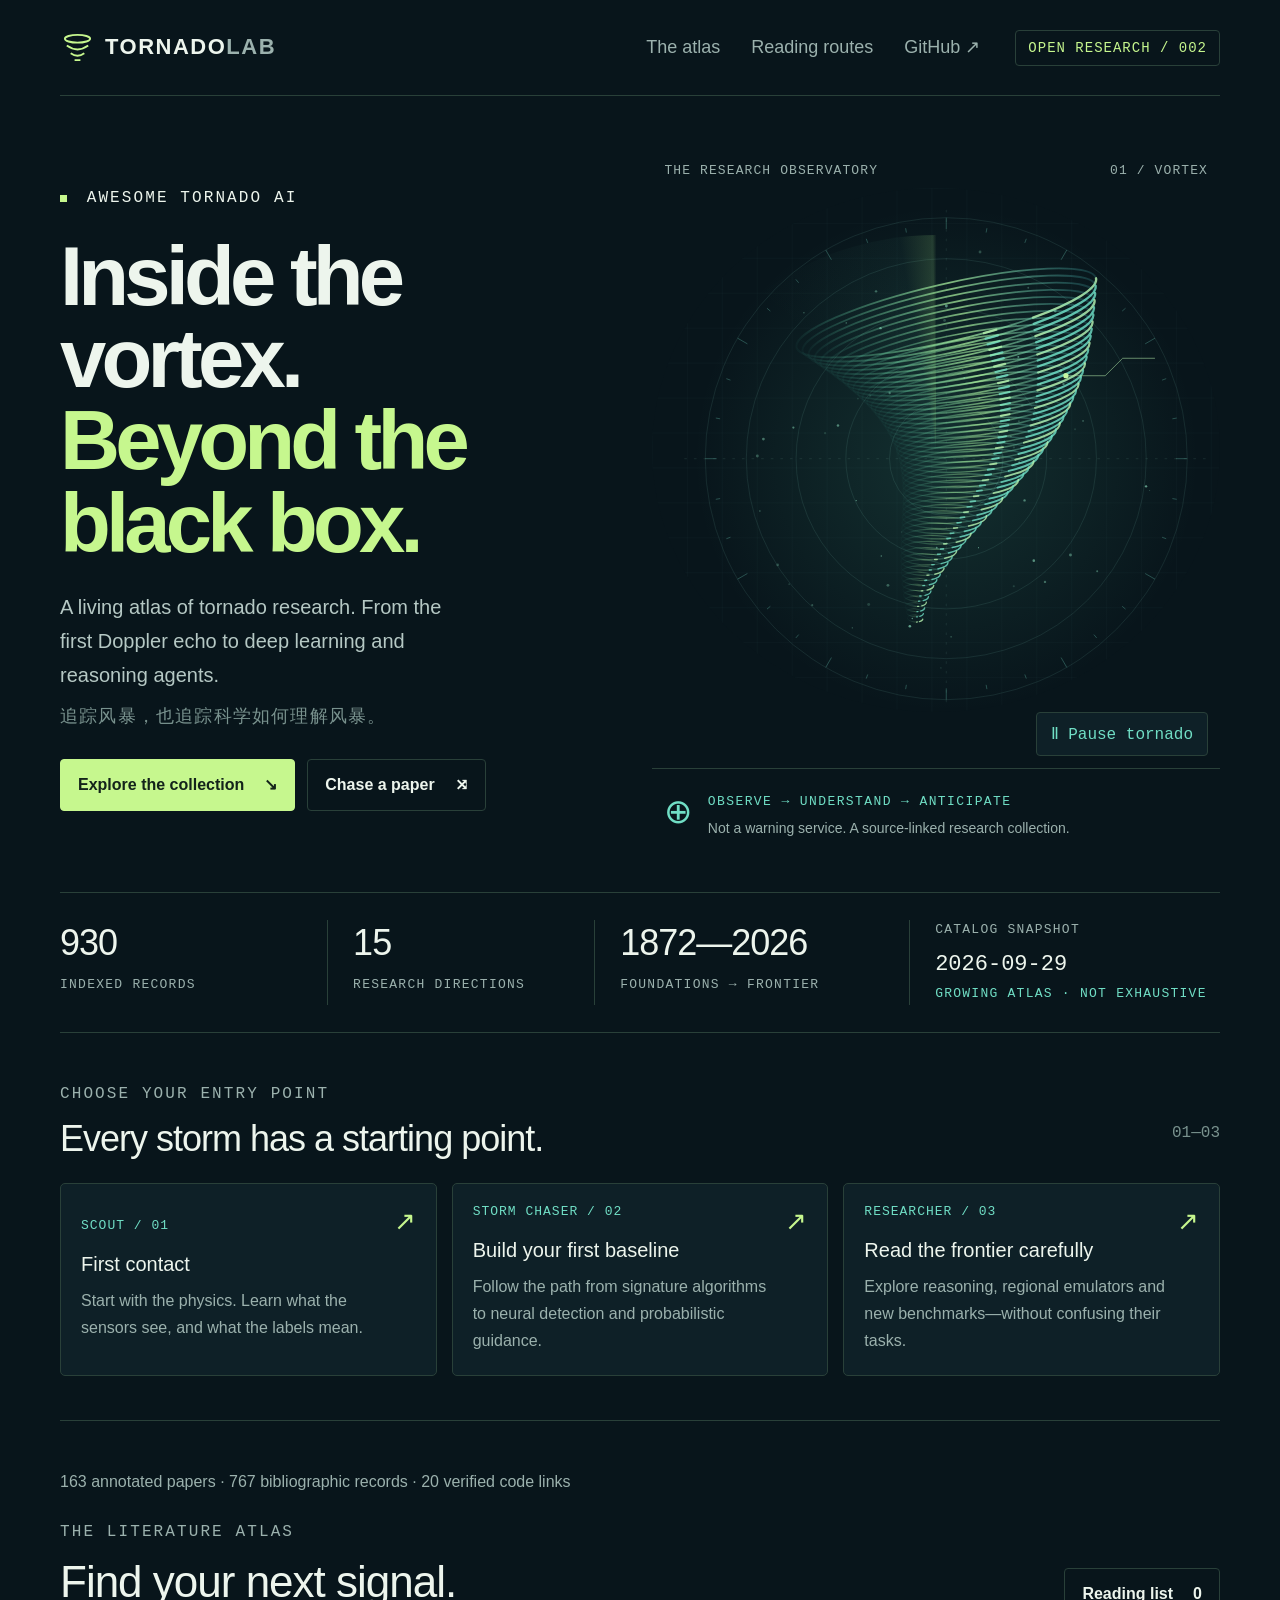
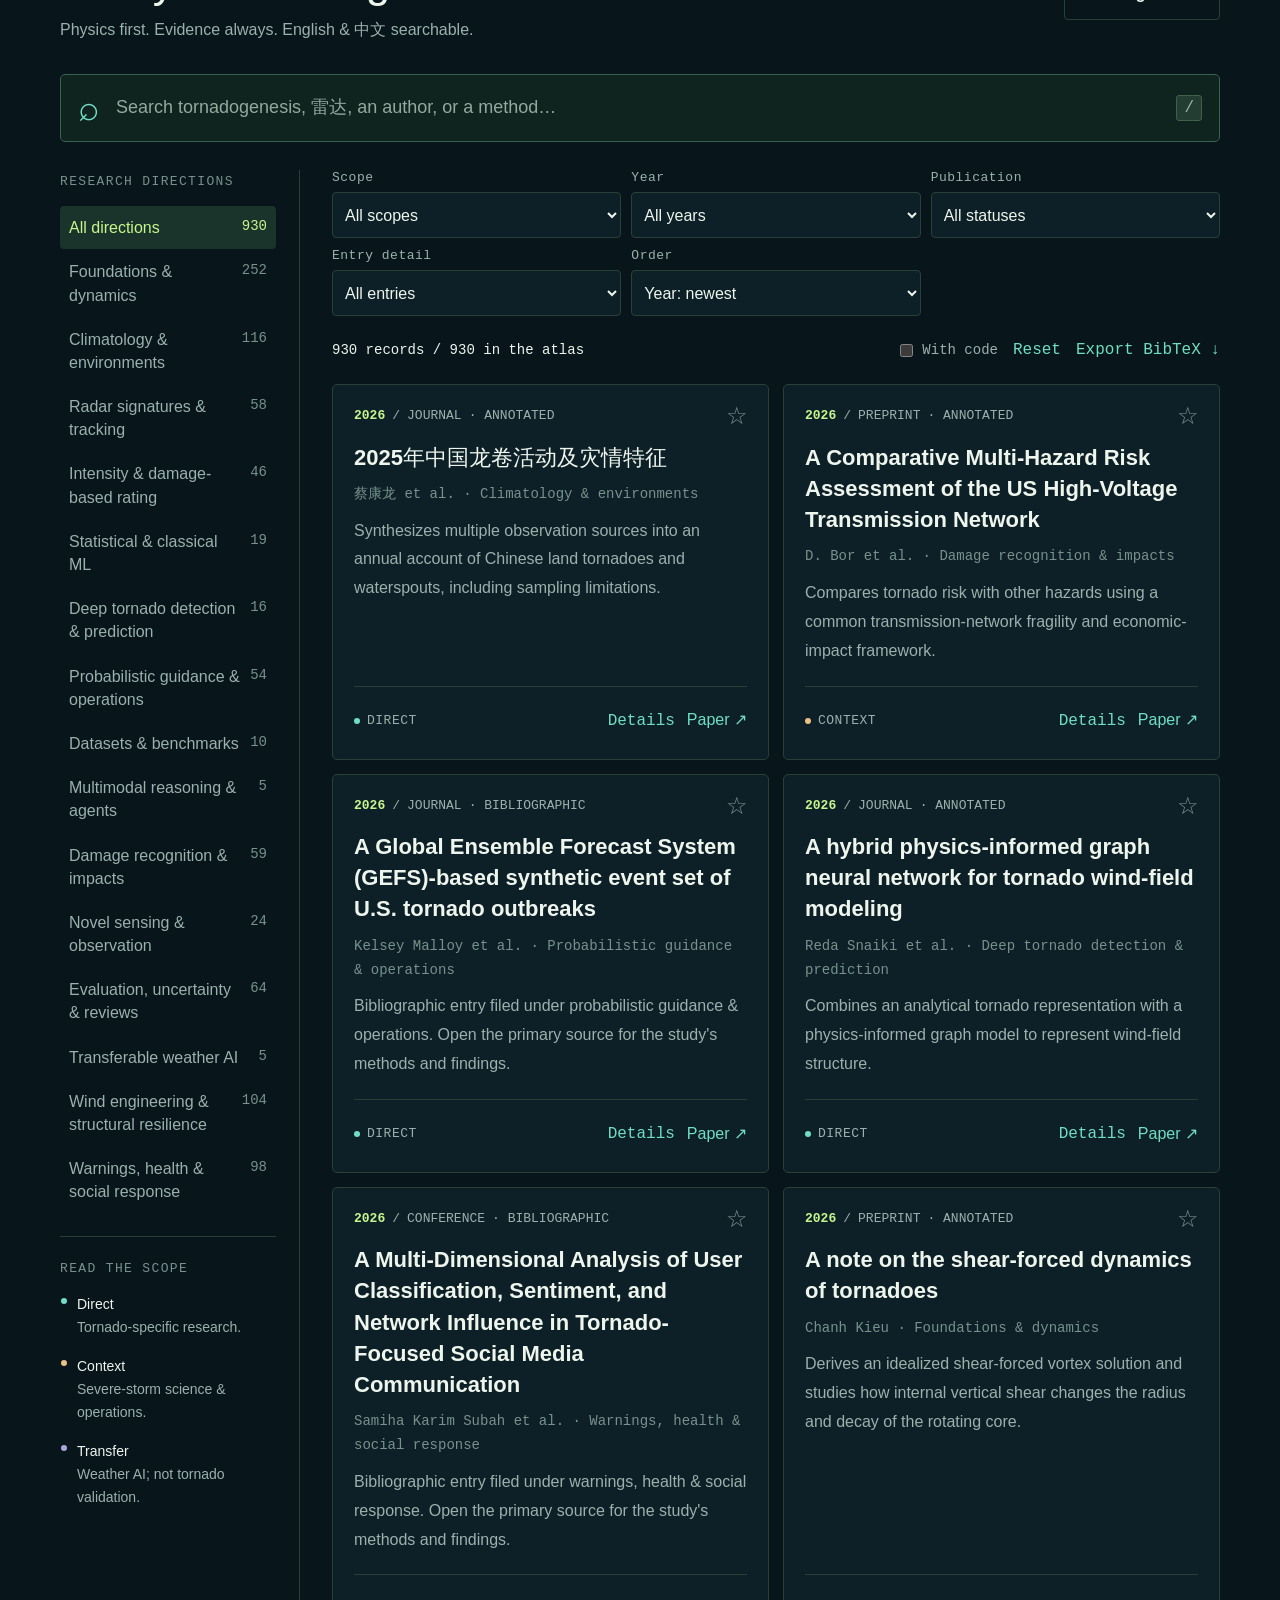
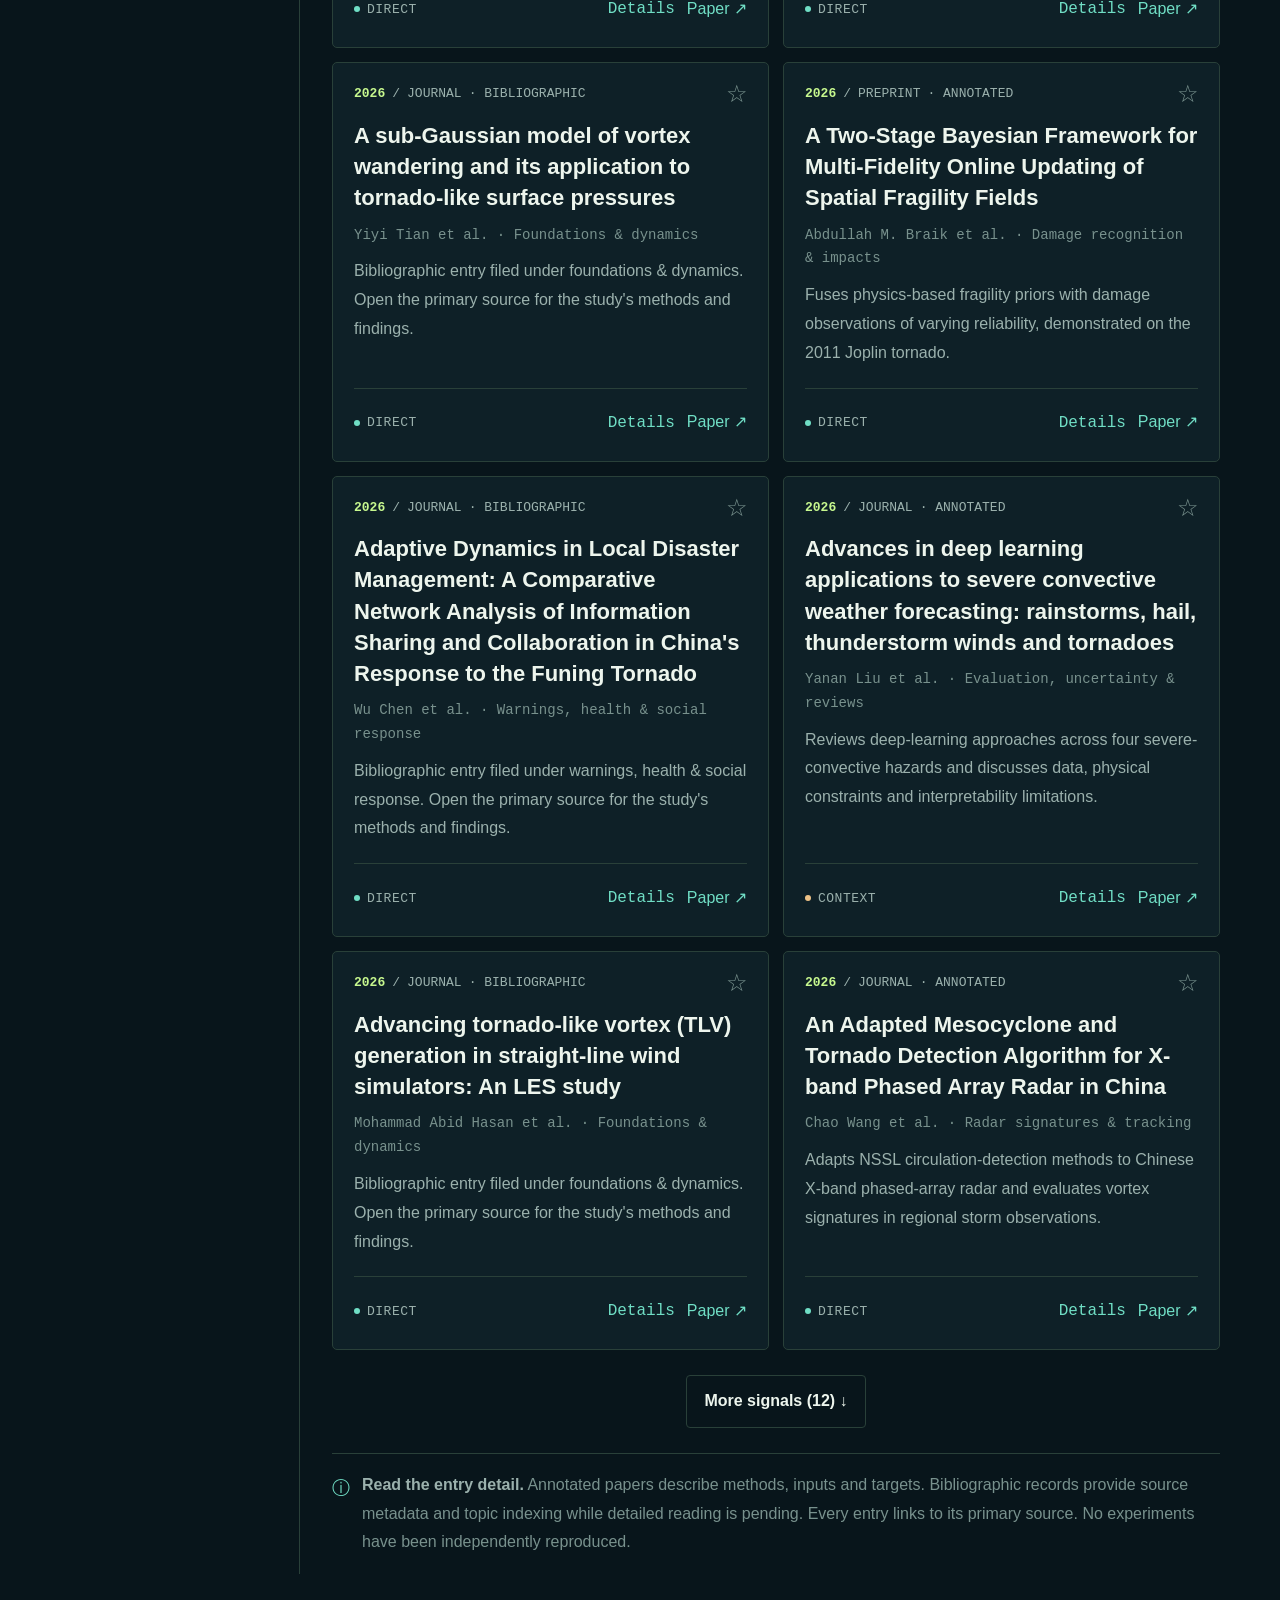
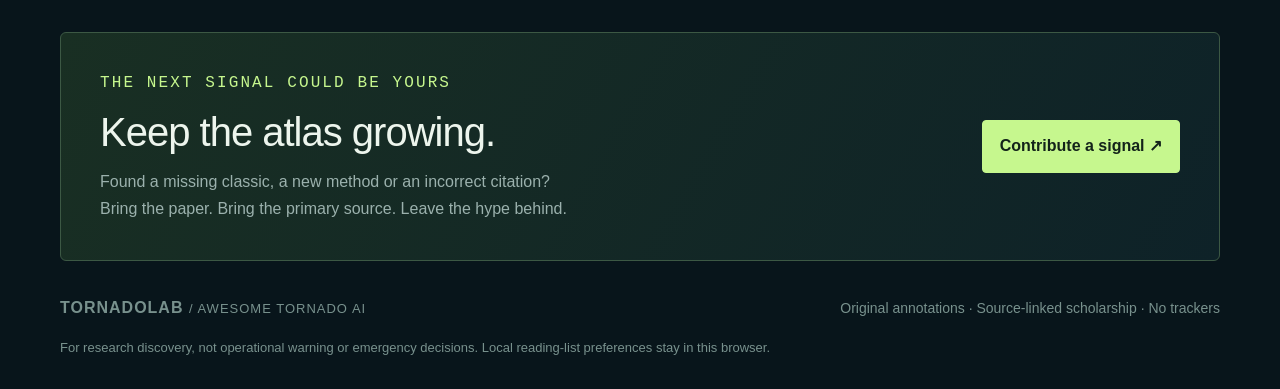
<file: docs/index.html>
<!doctype html>
<html lang="en">
<head>
  <meta charset="utf-8">
  <meta name="viewport" content="width=device-width,initial-scale=1">
  <meta name="theme-color" content="#08151b">
  <meta name="description" content="TornadoLab's living literature atlas: tornado physics, radar detection, intensity, prediction, deep learning and reasoning agents. Searchable, source-linked, open research.">
  <title>Awesome Tornado AI · TornadoLab Research Observatory</title>
  <link rel="icon" href="favicon.svg" type="image/svg+xml">
  <link rel="stylesheet" href="style.css">
</head>
<body>
<a class="skip-link" href="#collection">Skip to the paper collection</a>
<div class="shell">
<header class="topbar">
  <a class="brand" href="#" aria-label="TornadoLab home"><svg viewBox="0 0 36 36" aria-hidden="true"><ellipse cx="18" cy="9" rx="13" ry="4"/><path d="M7 16q11 8 22 0M11 24q7 5 14 0M15 31h6"/></svg><span>TORNADO<span class="dim">LAB</span></span></a>
  <nav aria-label="Main navigation"><a href="#collection">The atlas</a><a href="#routes">Reading routes</a><a href="https://github.com/TornadoLab/Awesome-Tornado-AI" target="_blank" rel="noopener noreferrer">GitHub ↗</a></nav>
  <span class="edition">OPEN RESEARCH / 002</span>
</header>
<main>
<section class="hero" aria-labelledby="hero-title">
  <div class="hero-copy">
    <div class="eyebrow"><span class="signal-square"></span> AWESOME TORNADO AI</div>
    <h1 id="hero-title">Inside the<br>vortex.<br><em>Beyond the<br>black box.</em></h1>
    <p class="hero-text">A living atlas of tornado research. From the first Doppler echo to deep learning and reasoning agents.</p>
    <p class="hero-zh" lang="zh-CN">追踪风暴，也追踪科学如何理解风暴。</p>
    <div class="hero-actions"><a class="button primary" href="#collection">Explore the collection <span aria-hidden="true">↘</span></a><button class="button ghost" id="random-hero">Chase a paper <span aria-hidden="true">⤨</span></button></div>
  </div>
  <div class="hero-visual">
    <div class="visual-caption"><span>THE RESEARCH OBSERVATORY</span><span>01 / VORTEX</span></div>
    <div class="storm-frame"><svg xmlns="http://www.w3.org/2000/svg" width="650" height="600" viewBox="0 0 650 600" role="img" aria-labelledby="title desc">
<title id="title">TornadoLab research observatory</title><desc id="desc">Original decorative vortex and radar rings. Not real radar or weather data.</desc>
<style>
.vortex-body{transform-box:view-box;transform-origin:50% 80%;animation:vortex-sway 7s ease-in-out infinite}
.vortex-flow{stroke-dasharray:12 6 2 80;animation:vortex-orbit var(--orbit) linear infinite;animation-delay:var(--phase);stroke-linecap:round}
.vortex-dust{animation:vortex-drift var(--drift) ease-in-out infinite alternate;animation-delay:var(--phase);transform-box:fill-box;transform-origin:center}
@keyframes vortex-orbit{to{stroke-dashoffset:-100}}
@keyframes vortex-sway{0%,100%{transform:translateX(-8px) skewX(-2deg)}50%{transform:translateX(8px) skewX(2deg)}}
@keyframes vortex-drift{from{transform:translate(-9px,13px);opacity:.15}to{transform:translate(11px,-19px);opacity:.6}}
.vortex-body,.vortex-flow,.vortex-dust{animation-play-state:var(--motion-state,running)}
@media(prefers-reduced-motion:reduce){.vortex-body,.vortex-flow,.vortex-dust{animation-play-state:var(--motion-state,paused)}}
</style>
<defs><radialGradient id="halo"><stop stop-color="#64eac0" stop-opacity=".13"/><stop offset="1" stop-color="#64eac0" stop-opacity="0"/></radialGradient><linearGradient id="ribbon" x1="0" y1="0" x2="1" y2="0"><stop stop-color="#4ad6b9" stop-opacity=".05"/><stop offset=".53" stop-color="#b2fba4" stop-opacity=".9"/><stop offset="1" stop-color="#51dce0" stop-opacity=".2"/></linearGradient><pattern id="grid" width="40" height="40" patternUnits="userSpaceOnUse"><path d="M40 0H0V40" fill="none" stroke="#8ae5d3" stroke-opacity=".05"/></pattern></defs>
<rect width="650" height="600" fill="#08151b"/>
<rect width="650" height="600" fill="url(#grid)"/>
<circle cx="337" cy="310" r="290" fill="url(#halo)"/>
<circle cx="337" cy="310" r="65" fill="none" stroke="#87d5c4" stroke-opacity=".13" stroke-width="1"/>
<circle cx="337" cy="310" r="115" fill="none" stroke="#87d5c4" stroke-opacity=".13" stroke-width="1"/>
<circle cx="337" cy="310" r="172" fill="none" stroke="#87d5c4" stroke-opacity=".13" stroke-width="1"/>
<circle cx="337" cy="310" r="229" fill="none" stroke="#87d5c4" stroke-opacity=".13" stroke-width="1"/>
<circle cx="337" cy="310" r="276" fill="none" stroke="#87d5c4" stroke-opacity=".13" stroke-width="1"/>
<path d="M600.00 310.00L613.00 310.00" stroke="#71d4c0" stroke-opacity=".35"/>
<path d="M596.00 355.67L600.93 356.54" stroke="#71d4c0" stroke-opacity=".35"/>
<path d="M584.14 399.95L588.84 401.66" stroke="#71d4c0" stroke-opacity=".35"/>
<path d="M564.76 441.50L576.02 448.00" stroke="#71d4c0" stroke-opacity=".35"/>
<path d="M538.47 479.05L542.30 482.27" stroke="#71d4c0" stroke-opacity=".35"/>
<path d="M506.05 511.47L509.27 515.30" stroke="#71d4c0" stroke-opacity=".35"/>
<path d="M468.50 537.76L475.00 549.02" stroke="#71d4c0" stroke-opacity=".35"/>
<path d="M426.95 557.14L428.66 561.84" stroke="#71d4c0" stroke-opacity=".35"/>
<path d="M382.67 569.00L383.54 573.93" stroke="#71d4c0" stroke-opacity=".35"/>
<path d="M337.00 573.00L337.00 586.00" stroke="#71d4c0" stroke-opacity=".35"/>
<path d="M291.33 569.00L290.46 573.93" stroke="#71d4c0" stroke-opacity=".35"/>
<path d="M247.05 557.14L245.34 561.84" stroke="#71d4c0" stroke-opacity=".35"/>
<path d="M205.50 537.76L199.00 549.02" stroke="#71d4c0" stroke-opacity=".35"/>
<path d="M167.95 511.47L164.73 515.30" stroke="#71d4c0" stroke-opacity=".35"/>
<path d="M135.53 479.05L131.70 482.27" stroke="#71d4c0" stroke-opacity=".35"/>
<path d="M109.24 441.50L97.98 448.00" stroke="#71d4c0" stroke-opacity=".35"/>
<path d="M89.86 399.95L85.16 401.66" stroke="#71d4c0" stroke-opacity=".35"/>
<path d="M78.00 355.67L73.07 356.54" stroke="#71d4c0" stroke-opacity=".35"/>
<path d="M74.00 310.00L61.00 310.00" stroke="#71d4c0" stroke-opacity=".35"/>
<path d="M78.00 264.33L73.07 263.46" stroke="#71d4c0" stroke-opacity=".35"/>
<path d="M89.86 220.05L85.16 218.34" stroke="#71d4c0" stroke-opacity=".35"/>
<path d="M109.24 178.50L97.98 172.00" stroke="#71d4c0" stroke-opacity=".35"/>
<path d="M135.53 140.95L131.70 137.73" stroke="#71d4c0" stroke-opacity=".35"/>
<path d="M167.95 108.53L164.73 104.70" stroke="#71d4c0" stroke-opacity=".35"/>
<path d="M205.50 82.24L199.00 70.98" stroke="#71d4c0" stroke-opacity=".35"/>
<path d="M247.05 62.86L245.34 58.16" stroke="#71d4c0" stroke-opacity=".35"/>
<path d="M291.33 51.00L290.46 46.07" stroke="#71d4c0" stroke-opacity=".35"/>
<path d="M337.00 47.00L337.00 34.00" stroke="#71d4c0" stroke-opacity=".35"/>
<path d="M382.67 51.00L383.54 46.07" stroke="#71d4c0" stroke-opacity=".35"/>
<path d="M426.95 62.86L428.66 58.16" stroke="#71d4c0" stroke-opacity=".35"/>
<path d="M468.50 82.24L475.00 70.98" stroke="#71d4c0" stroke-opacity=".35"/>
<path d="M506.05 108.53L509.27 104.70" stroke="#71d4c0" stroke-opacity=".35"/>
<path d="M538.47 140.95L542.30 137.73" stroke="#71d4c0" stroke-opacity=".35"/>
<path d="M564.76 178.50L576.02 172.00" stroke="#71d4c0" stroke-opacity=".35"/>
<path d="M584.14 220.05L588.84 218.34" stroke="#71d4c0" stroke-opacity=".35"/>
<path d="M596.00 264.33L600.93 263.46" stroke="#71d4c0" stroke-opacity=".35"/>
<path d="M37 310H637M337 25V590" stroke="#93d3c3" stroke-opacity=".12" stroke-dasharray="3 8"/>
<g class="vortex-body">
<ellipse cx="337.00" cy="143.00" rx="176.00" ry="33.00" fill="none" stroke="url(#ribbon)" stroke-width="2.10" opacity="0.79" transform="rotate(-13.00 337.00 143.00)"/>
<ellipse class="vortex-flow" pathLength="100" style="--orbit:5.80s;--phase:0.00s" cx="337.00" cy="143.00" rx="176.00" ry="33.00" fill="none" stroke="#baf5b0" stroke-width="2.73" opacity="0.78" transform="rotate(-13.00 337.00 143.00)"/>
<ellipse cx="340.20" cy="149.48" rx="171.93" ry="32.46" fill="none" stroke="url(#ribbon)" stroke-width="2.08" opacity="0.78" transform="rotate(-12.67 340.20 149.48)"/>
<ellipse class="vortex-flow" pathLength="100" style="--orbit:5.74s;--phase:-0.31s" cx="340.20" cy="149.48" rx="171.93" ry="32.46" fill="none" stroke="#70dec5" stroke-width="2.70" opacity="0.78" transform="rotate(-12.67 340.20 149.48)"/>
<ellipse cx="343.37" cy="155.96" rx="167.88" ry="31.93" fill="none" stroke="url(#ribbon)" stroke-width="2.06" opacity="0.77" transform="rotate(-12.33 343.37 155.96)"/>
<ellipse class="vortex-flow" pathLength="100" style="--orbit:5.68s;--phase:-0.62s" cx="343.37" cy="155.96" rx="167.88" ry="31.93" fill="none" stroke="#70dec5" stroke-width="2.68" opacity="0.78" transform="rotate(-12.33 343.37 155.96)"/>
<ellipse cx="346.49" cy="162.44" rx="163.86" ry="31.39" fill="none" stroke="url(#ribbon)" stroke-width="2.04" opacity="0.76" transform="rotate(-12.00 346.49 162.44)"/>
<ellipse class="vortex-flow" pathLength="100" style="--orbit:5.61s;--phase:-0.93s" cx="346.49" cy="162.44" rx="163.86" ry="31.39" fill="none" stroke="#baf5b0" stroke-width="2.65" opacity="0.78" transform="rotate(-12.00 346.49 162.44)"/>
<ellipse cx="349.53" cy="168.93" rx="159.87" ry="30.85" fill="none" stroke="url(#ribbon)" stroke-width="2.03" opacity="0.75" transform="rotate(-11.67 349.53 168.93)"/>
<ellipse class="vortex-flow" pathLength="100" style="--orbit:5.55s;--phase:-1.24s" cx="349.53" cy="168.93" rx="159.87" ry="30.85" fill="none" stroke="#70dec5" stroke-width="2.64" opacity="0.78" transform="rotate(-11.67 349.53 168.93)"/>
<ellipse cx="352.48" cy="175.41" rx="155.90" ry="30.31" fill="none" stroke="url(#ribbon)" stroke-width="2.01" opacity="0.74" transform="rotate(-11.33 352.48 175.41)"/>
<ellipse class="vortex-flow" pathLength="100" style="--orbit:5.49s;--phase:-1.55s" cx="352.48" cy="175.41" rx="155.90" ry="30.31" fill="none" stroke="#70dec5" stroke-width="2.61" opacity="0.78" transform="rotate(-11.33 352.48 175.41)"/>
<ellipse cx="355.30" cy="181.89" rx="151.95" ry="29.78" fill="none" stroke="url(#ribbon)" stroke-width="1.99" opacity="0.73" transform="rotate(-11.00 355.30 181.89)"/>
<ellipse class="vortex-flow" pathLength="100" style="--orbit:5.43s;--phase:-1.86s" cx="355.30" cy="181.89" rx="151.95" ry="29.78" fill="none" stroke="#baf5b0" stroke-width="2.59" opacity="0.78" transform="rotate(-11.00 355.30 181.89)"/>
<ellipse cx="357.98" cy="188.37" rx="148.04" ry="29.24" fill="none" stroke="url(#ribbon)" stroke-width="1.97" opacity="0.72" transform="rotate(-10.67 357.98 188.37)"/>
<ellipse class="vortex-flow" pathLength="100" style="--orbit:5.37s;--phase:-2.17s" cx="357.98" cy="188.37" rx="148.04" ry="29.24" fill="none" stroke="#70dec5" stroke-width="2.56" opacity="0.78" transform="rotate(-10.67 357.98 188.37)"/>
<ellipse cx="360.50" cy="194.85" rx="144.14" ry="28.70" fill="none" stroke="url(#ribbon)" stroke-width="1.95" opacity="0.71" transform="rotate(-10.33 360.50 194.85)"/>
<ellipse class="vortex-flow" pathLength="100" style="--orbit:5.30s;--phase:-2.48s" cx="360.50" cy="194.85" rx="144.14" ry="28.70" fill="none" stroke="#70dec5" stroke-width="2.54" opacity="0.78" transform="rotate(-10.33 360.50 194.85)"/>
<ellipse cx="362.82" cy="201.33" rx="140.28" ry="28.17" fill="none" stroke="url(#ribbon)" stroke-width="1.93" opacity="0.69" transform="rotate(-10.00 362.82 201.33)"/>
<ellipse class="vortex-flow" pathLength="100" style="--orbit:5.24s;--phase:-2.79s" cx="362.82" cy="201.33" rx="140.28" ry="28.17" fill="none" stroke="#baf5b0" stroke-width="2.51" opacity="0.78" transform="rotate(-10.00 362.82 201.33)"/>
<ellipse cx="364.95" cy="207.81" rx="136.44" ry="27.63" fill="none" stroke="url(#ribbon)" stroke-width="1.91" opacity="0.68" transform="rotate(-9.67 364.95 207.81)"/>
<ellipse class="vortex-flow" pathLength="100" style="--orbit:5.18s;--phase:-3.10s" cx="364.95" cy="207.81" rx="136.44" ry="27.63" fill="none" stroke="#70dec5" stroke-width="2.48" opacity="0.78" transform="rotate(-9.67 364.95 207.81)"/>
<ellipse cx="366.85" cy="214.30" rx="132.63" ry="27.09" fill="none" stroke="url(#ribbon)" stroke-width="1.90" opacity="0.67" transform="rotate(-9.33 366.85 214.30)"/>
<ellipse class="vortex-flow" pathLength="100" style="--orbit:5.12s;--phase:-3.41s" cx="366.85" cy="214.30" rx="132.63" ry="27.09" fill="none" stroke="#70dec5" stroke-width="2.47" opacity="0.78" transform="rotate(-9.33 366.85 214.30)"/>
<ellipse cx="368.52" cy="220.78" rx="128.85" ry="26.56" fill="none" stroke="url(#ribbon)" stroke-width="1.88" opacity="0.66" transform="rotate(-9.00 368.52 220.78)"/>
<ellipse class="vortex-flow" pathLength="100" style="--orbit:5.06s;--phase:-3.72s" cx="368.52" cy="220.78" rx="128.85" ry="26.56" fill="none" stroke="#baf5b0" stroke-width="2.44" opacity="0.78" transform="rotate(-9.00 368.52 220.78)"/>
<ellipse cx="369.94" cy="227.26" rx="125.10" ry="26.02" fill="none" stroke="url(#ribbon)" stroke-width="1.86" opacity="0.65" transform="rotate(-8.67 369.94 227.26)"/>
<ellipse class="vortex-flow" pathLength="100" style="--orbit:4.99s;--phase:-4.03s" cx="369.94" cy="227.26" rx="125.10" ry="26.02" fill="none" stroke="#70dec5" stroke-width="2.42" opacity="0.78" transform="rotate(-8.67 369.94 227.26)"/>
<ellipse cx="371.10" cy="233.74" rx="121.38" ry="25.48" fill="none" stroke="url(#ribbon)" stroke-width="1.84" opacity="0.64" transform="rotate(-8.33 371.10 233.74)"/>
<ellipse class="vortex-flow" pathLength="100" style="--orbit:4.93s;--phase:-4.34s" cx="371.10" cy="233.74" rx="121.38" ry="25.48" fill="none" stroke="#70dec5" stroke-width="2.39" opacity="0.78" transform="rotate(-8.33 371.10 233.74)"/>
<ellipse cx="371.99" cy="240.22" rx="117.68" ry="24.94" fill="none" stroke="url(#ribbon)" stroke-width="1.82" opacity="0.63" transform="rotate(-8.00 371.99 240.22)"/>
<ellipse class="vortex-flow" pathLength="100" style="--orbit:4.87s;--phase:-4.65s" cx="371.99" cy="240.22" rx="117.68" ry="24.94" fill="none" stroke="#baf5b0" stroke-width="2.37" opacity="0.78" transform="rotate(-8.00 371.99 240.22)"/>
<ellipse cx="372.60" cy="246.70" rx="114.02" ry="24.41" fill="none" stroke="url(#ribbon)" stroke-width="1.80" opacity="0.62" transform="rotate(-7.67 372.60 246.70)"/>
<ellipse class="vortex-flow" pathLength="100" style="--orbit:4.81s;--phase:-4.96s" cx="372.60" cy="246.70" rx="114.02" ry="24.41" fill="none" stroke="#70dec5" stroke-width="2.34" opacity="0.78" transform="rotate(-7.67 372.60 246.70)"/>
<ellipse cx="372.94" cy="253.19" rx="110.39" ry="23.87" fill="none" stroke="url(#ribbon)" stroke-width="1.79" opacity="0.61" transform="rotate(-7.33 372.94 253.19)"/>
<ellipse class="vortex-flow" pathLength="100" style="--orbit:4.75s;--phase:-5.27s" cx="372.94" cy="253.19" rx="110.39" ry="23.87" fill="none" stroke="#70dec5" stroke-width="2.33" opacity="0.78" transform="rotate(-7.33 372.94 253.19)"/>
<ellipse cx="372.98" cy="259.67" rx="106.79" ry="23.33" fill="none" stroke="url(#ribbon)" stroke-width="1.77" opacity="0.60" transform="rotate(-7.00 372.98 259.67)"/>
<ellipse class="vortex-flow" pathLength="100" style="--orbit:4.68s;--phase:-5.58s" cx="372.98" cy="259.67" rx="106.79" ry="23.33" fill="none" stroke="#baf5b0" stroke-width="2.30" opacity="0.78" transform="rotate(-7.00 372.98 259.67)"/>
<ellipse cx="372.75" cy="266.15" rx="103.22" ry="22.80" fill="none" stroke="url(#ribbon)" stroke-width="1.75" opacity="0.59" transform="rotate(-6.67 372.75 266.15)"/>
<ellipse class="vortex-flow" pathLength="100" style="--orbit:4.62s;--phase:-5.89s" cx="372.75" cy="266.15" rx="103.22" ry="22.80" fill="none" stroke="#70dec5" stroke-width="2.27" opacity="0.78" transform="rotate(-6.67 372.75 266.15)"/>
<ellipse cx="372.23" cy="272.63" rx="99.68" ry="22.26" fill="none" stroke="url(#ribbon)" stroke-width="1.73" opacity="0.58" transform="rotate(-6.33 372.23 272.63)"/>
<ellipse class="vortex-flow" pathLength="100" style="--orbit:4.56s;--phase:-6.20s" cx="372.23" cy="272.63" rx="99.68" ry="22.26" fill="none" stroke="#70dec5" stroke-width="2.25" opacity="0.78" transform="rotate(-6.33 372.23 272.63)"/>
<ellipse cx="371.44" cy="279.11" rx="96.18" ry="21.72" fill="none" stroke="url(#ribbon)" stroke-width="1.71" opacity="0.57" transform="rotate(-6.00 371.44 279.11)"/>
<ellipse class="vortex-flow" pathLength="100" style="--orbit:4.50s;--phase:-6.51s" cx="371.44" cy="279.11" rx="96.18" ry="21.72" fill="none" stroke="#baf5b0" stroke-width="2.22" opacity="0.78" transform="rotate(-6.00 371.44 279.11)"/>
<ellipse cx="370.37" cy="285.59" rx="92.71" ry="21.19" fill="none" stroke="url(#ribbon)" stroke-width="1.69" opacity="0.56" transform="rotate(-5.67 370.37 285.59)"/>
<ellipse class="vortex-flow" pathLength="100" style="--orbit:4.44s;--phase:-6.82s" cx="370.37" cy="285.59" rx="92.71" ry="21.19" fill="none" stroke="#70dec5" stroke-width="2.20" opacity="0.78" transform="rotate(-5.67 370.37 285.59)"/>
<ellipse cx="369.04" cy="292.07" rx="89.27" ry="20.65" fill="none" stroke="url(#ribbon)" stroke-width="1.67" opacity="0.55" transform="rotate(-5.33 369.04 292.07)"/>
<ellipse class="vortex-flow" pathLength="100" style="--orbit:4.37s;--phase:-7.13s" cx="369.04" cy="292.07" rx="89.27" ry="20.65" fill="none" stroke="#70dec5" stroke-width="2.17" opacity="0.78" transform="rotate(-5.33 369.04 292.07)"/>
<ellipse cx="367.45" cy="298.56" rx="85.87" ry="20.11" fill="none" stroke="url(#ribbon)" stroke-width="1.66" opacity="0.54" transform="rotate(-5.00 367.45 298.56)"/>
<ellipse class="vortex-flow" pathLength="100" style="--orbit:4.31s;--phase:-7.44s" cx="367.45" cy="298.56" rx="85.87" ry="20.11" fill="none" stroke="#baf5b0" stroke-width="2.16" opacity="0.78" transform="rotate(-5.00 367.45 298.56)"/>
<ellipse cx="365.63" cy="305.04" rx="82.51" ry="19.57" fill="none" stroke="url(#ribbon)" stroke-width="1.64" opacity="0.53" transform="rotate(-4.67 365.63 305.04)"/>
<ellipse class="vortex-flow" pathLength="100" style="--orbit:4.25s;--phase:-7.75s" cx="365.63" cy="305.04" rx="82.51" ry="19.57" fill="none" stroke="#70dec5" stroke-width="2.13" opacity="0.78" transform="rotate(-4.67 365.63 305.04)"/>
<ellipse cx="363.58" cy="311.52" rx="79.18" ry="19.04" fill="none" stroke="url(#ribbon)" stroke-width="1.62" opacity="0.52" transform="rotate(-4.33 363.58 311.52)"/>
<ellipse class="vortex-flow" pathLength="100" style="--orbit:4.19s;--phase:-8.06s" cx="363.58" cy="311.52" rx="79.18" ry="19.04" fill="none" stroke="#70dec5" stroke-width="2.11" opacity="0.78" transform="rotate(-4.33 363.58 311.52)"/>
<ellipse cx="361.32" cy="318.00" rx="75.89" ry="18.50" fill="none" stroke="url(#ribbon)" stroke-width="1.60" opacity="0.51" transform="rotate(-4.00 361.32 318.00)"/>
<ellipse class="vortex-flow" pathLength="100" style="--orbit:4.13s;--phase:-8.37s" cx="361.32" cy="318.00" rx="75.89" ry="18.50" fill="none" stroke="#baf5b0" stroke-width="2.08" opacity="0.78" transform="rotate(-4.00 361.32 318.00)"/>
<ellipse cx="358.86" cy="324.48" rx="72.64" ry="17.96" fill="none" stroke="url(#ribbon)" stroke-width="1.58" opacity="0.49" transform="rotate(-3.67 358.86 324.48)"/>
<ellipse class="vortex-flow" pathLength="100" style="--orbit:4.06s;--phase:-8.68s" cx="358.86" cy="324.48" rx="72.64" ry="17.96" fill="none" stroke="#70dec5" stroke-width="2.05" opacity="0.78" transform="rotate(-3.67 358.86 324.48)"/>
<ellipse cx="356.24" cy="330.96" rx="69.43" ry="17.43" fill="none" stroke="url(#ribbon)" stroke-width="1.56" opacity="0.48" transform="rotate(-3.33 356.24 330.96)"/>
<ellipse class="vortex-flow" pathLength="100" style="--orbit:4.00s;--phase:-8.99s" cx="356.24" cy="330.96" rx="69.43" ry="17.43" fill="none" stroke="#70dec5" stroke-width="2.03" opacity="0.78" transform="rotate(-3.33 356.24 330.96)"/>
<ellipse cx="353.46" cy="337.44" rx="66.26" ry="16.89" fill="none" stroke="url(#ribbon)" stroke-width="1.54" opacity="0.47" transform="rotate(-3.00 353.46 337.44)"/>
<ellipse class="vortex-flow" pathLength="100" style="--orbit:3.94s;--phase:-9.30s" cx="353.46" cy="337.44" rx="66.26" ry="16.89" fill="none" stroke="#baf5b0" stroke-width="2.00" opacity="0.78" transform="rotate(-3.00 353.46 337.44)"/>
<ellipse cx="350.55" cy="343.93" rx="63.13" ry="16.35" fill="none" stroke="url(#ribbon)" stroke-width="1.53" opacity="0.46" transform="rotate(-2.67 350.55 343.93)"/>
<ellipse class="vortex-flow" pathLength="100" style="--orbit:3.88s;--phase:-9.61s" cx="350.55" cy="343.93" rx="63.13" ry="16.35" fill="none" stroke="#70dec5" stroke-width="1.99" opacity="0.78" transform="rotate(-2.67 350.55 343.93)"/>
<ellipse cx="347.54" cy="350.41" rx="60.05" ry="15.81" fill="none" stroke="url(#ribbon)" stroke-width="1.51" opacity="0.45" transform="rotate(-2.33 347.54 350.41)"/>
<ellipse class="vortex-flow" pathLength="100" style="--orbit:3.82s;--phase:-9.92s" cx="347.54" cy="350.41" rx="60.05" ry="15.81" fill="none" stroke="#70dec5" stroke-width="1.96" opacity="0.78" transform="rotate(-2.33 347.54 350.41)"/>
<ellipse cx="344.44" cy="356.89" rx="57.00" ry="15.28" fill="none" stroke="url(#ribbon)" stroke-width="1.49" opacity="0.44" transform="rotate(-2.00 344.44 356.89)"/>
<ellipse class="vortex-flow" pathLength="100" style="--orbit:3.75s;--phase:-10.23s" cx="344.44" cy="356.89" rx="57.00" ry="15.28" fill="none" stroke="#baf5b0" stroke-width="1.94" opacity="0.78" transform="rotate(-2.00 344.44 356.89)"/>
<ellipse cx="341.29" cy="363.37" rx="54.01" ry="14.74" fill="none" stroke="url(#ribbon)" stroke-width="1.47" opacity="0.43" transform="rotate(-1.67 341.29 363.37)"/>
<ellipse class="vortex-flow" pathLength="100" style="--orbit:3.69s;--phase:-10.54s" cx="341.29" cy="363.37" rx="54.01" ry="14.74" fill="none" stroke="#70dec5" stroke-width="1.91" opacity="0.78" transform="rotate(-1.67 341.29 363.37)"/>
<ellipse cx="338.10" cy="369.85" rx="51.06" ry="14.20" fill="none" stroke="url(#ribbon)" stroke-width="1.45" opacity="0.42" transform="rotate(-1.33 338.10 369.85)"/>
<ellipse class="vortex-flow" pathLength="100" style="--orbit:3.63s;--phase:-10.85s" cx="338.10" cy="369.85" rx="51.06" ry="14.20" fill="none" stroke="#70dec5" stroke-width="1.89" opacity="0.78" transform="rotate(-1.33 338.10 369.85)"/>
<ellipse cx="334.90" cy="376.33" rx="48.17" ry="13.67" fill="none" stroke="url(#ribbon)" stroke-width="1.43" opacity="0.41" transform="rotate(-1.00 334.90 376.33)"/>
<ellipse class="vortex-flow" pathLength="100" style="--orbit:3.57s;--phase:-11.16s" cx="334.90" cy="376.33" rx="48.17" ry="13.67" fill="none" stroke="#baf5b0" stroke-width="1.86" opacity="0.78" transform="rotate(-1.00 334.90 376.33)"/>
<ellipse cx="331.72" cy="382.81" rx="45.32" ry="13.13" fill="none" stroke="url(#ribbon)" stroke-width="1.41" opacity="0.40" transform="rotate(-0.67 331.72 382.81)"/>
<ellipse class="vortex-flow" pathLength="100" style="--orbit:3.51s;--phase:-11.47s" cx="331.72" cy="382.81" rx="45.32" ry="13.13" fill="none" stroke="#70dec5" stroke-width="1.83" opacity="0.78" transform="rotate(-0.67 331.72 382.81)"/>
<ellipse cx="328.58" cy="389.30" rx="42.53" ry="12.59" fill="none" stroke="url(#ribbon)" stroke-width="1.40" opacity="0.39" transform="rotate(-0.33 328.58 389.30)"/>
<ellipse class="vortex-flow" pathLength="100" style="--orbit:3.44s;--phase:-11.78s" cx="328.58" cy="389.30" rx="42.53" ry="12.59" fill="none" stroke="#70dec5" stroke-width="1.82" opacity="0.78" transform="rotate(-0.33 328.58 389.30)"/>
<ellipse cx="325.50" cy="395.78" rx="39.79" ry="12.06" fill="none" stroke="url(#ribbon)" stroke-width="1.38" opacity="0.38" transform="rotate(0.00 325.50 395.78)"/>
<ellipse class="vortex-flow" pathLength="100" style="--orbit:3.38s;--phase:-12.09s" cx="325.50" cy="395.78" rx="39.79" ry="12.06" fill="none" stroke="#baf5b0" stroke-width="1.79" opacity="0.78" transform="rotate(0.00 325.50 395.78)"/>
<ellipse cx="322.52" cy="402.26" rx="37.11" ry="11.52" fill="none" stroke="url(#ribbon)" stroke-width="1.36" opacity="0.37" transform="rotate(0.33 322.52 402.26)"/>
<ellipse class="vortex-flow" pathLength="100" style="--orbit:3.32s;--phase:-12.40s" cx="322.52" cy="402.26" rx="37.11" ry="11.52" fill="none" stroke="#70dec5" stroke-width="1.77" opacity="0.78" transform="rotate(0.33 322.52 402.26)"/>
<ellipse cx="319.65" cy="408.74" rx="34.49" ry="10.98" fill="none" stroke="url(#ribbon)" stroke-width="1.34" opacity="0.36" transform="rotate(0.67 319.65 408.74)"/>
<ellipse class="vortex-flow" pathLength="100" style="--orbit:3.26s;--phase:-12.71s" cx="319.65" cy="408.74" rx="34.49" ry="10.98" fill="none" stroke="#70dec5" stroke-width="1.74" opacity="0.78" transform="rotate(0.67 319.65 408.74)"/>
<ellipse cx="316.92" cy="415.22" rx="31.93" ry="10.44" fill="none" stroke="url(#ribbon)" stroke-width="1.32" opacity="0.35" transform="rotate(1.00 316.92 415.22)"/>
<ellipse class="vortex-flow" pathLength="100" style="--orbit:3.20s;--phase:-13.02s" cx="316.92" cy="415.22" rx="31.93" ry="10.44" fill="none" stroke="#baf5b0" stroke-width="1.72" opacity="0.78" transform="rotate(1.00 316.92 415.22)"/>
<ellipse cx="314.35" cy="421.70" rx="29.45" ry="9.91" fill="none" stroke="url(#ribbon)" stroke-width="1.30" opacity="0.34" transform="rotate(1.33 314.35 421.70)"/>
<ellipse class="vortex-flow" pathLength="100" style="--orbit:3.13s;--phase:-13.33s" cx="314.35" cy="421.70" rx="29.45" ry="9.91" fill="none" stroke="#70dec5" stroke-width="1.69" opacity="0.78" transform="rotate(1.33 314.35 421.70)"/>
<ellipse cx="311.95" cy="428.19" rx="27.03" ry="9.37" fill="none" stroke="url(#ribbon)" stroke-width="1.29" opacity="0.33" transform="rotate(1.67 311.95 428.19)"/>
<ellipse class="vortex-flow" pathLength="100" style="--orbit:3.07s;--phase:-13.64s" cx="311.95" cy="428.19" rx="27.03" ry="9.37" fill="none" stroke="#70dec5" stroke-width="1.68" opacity="0.78" transform="rotate(1.67 311.95 428.19)"/>
<ellipse cx="309.76" cy="434.67" rx="24.69" ry="8.83" fill="none" stroke="url(#ribbon)" stroke-width="1.27" opacity="0.31" transform="rotate(2.00 309.76 434.67)"/>
<ellipse class="vortex-flow" pathLength="100" style="--orbit:3.01s;--phase:-13.95s" cx="309.76" cy="434.67" rx="24.69" ry="8.83" fill="none" stroke="#baf5b0" stroke-width="1.65" opacity="0.78" transform="rotate(2.00 309.76 434.67)"/>
<ellipse cx="307.77" cy="441.15" rx="22.43" ry="8.30" fill="none" stroke="url(#ribbon)" stroke-width="1.25" opacity="0.30" transform="rotate(2.33 307.77 441.15)"/>
<ellipse class="vortex-flow" pathLength="100" style="--orbit:2.95s;--phase:-14.26s" cx="307.77" cy="441.15" rx="22.43" ry="8.30" fill="none" stroke="#70dec5" stroke-width="1.62" opacity="0.78" transform="rotate(2.33 307.77 441.15)"/>
<ellipse cx="306.02" cy="447.63" rx="20.26" ry="7.76" fill="none" stroke="url(#ribbon)" stroke-width="1.23" opacity="0.29" transform="rotate(2.67 306.02 447.63)"/>
<ellipse class="vortex-flow" pathLength="100" style="--orbit:2.89s;--phase:-14.57s" cx="306.02" cy="447.63" rx="20.26" ry="7.76" fill="none" stroke="#70dec5" stroke-width="1.60" opacity="0.78" transform="rotate(2.67 306.02 447.63)"/>
<ellipse cx="304.52" cy="454.11" rx="18.19" ry="7.22" fill="none" stroke="url(#ribbon)" stroke-width="1.21" opacity="0.28" transform="rotate(3.00 304.52 454.11)"/>
<ellipse class="vortex-flow" pathLength="100" style="--orbit:2.82s;--phase:-14.88s" cx="304.52" cy="454.11" rx="18.19" ry="7.22" fill="none" stroke="#baf5b0" stroke-width="1.57" opacity="0.78" transform="rotate(3.00 304.52 454.11)"/>
<ellipse cx="303.27" cy="460.59" rx="16.22" ry="6.69" fill="none" stroke="url(#ribbon)" stroke-width="1.19" opacity="0.27" transform="rotate(3.33 303.27 460.59)"/>
<ellipse class="vortex-flow" pathLength="100" style="--orbit:2.76s;--phase:-15.19s" cx="303.27" cy="460.59" rx="16.22" ry="6.69" fill="none" stroke="#70dec5" stroke-width="1.55" opacity="0.78" transform="rotate(3.33 303.27 460.59)"/>
<ellipse cx="302.28" cy="467.07" rx="14.38" ry="6.15" fill="none" stroke="url(#ribbon)" stroke-width="1.17" opacity="0.26" transform="rotate(3.67 302.28 467.07)"/>
<ellipse class="vortex-flow" pathLength="100" style="--orbit:2.70s;--phase:-15.50s" cx="302.28" cy="467.07" rx="14.38" ry="6.15" fill="none" stroke="#70dec5" stroke-width="1.52" opacity="0.78" transform="rotate(3.67 302.28 467.07)"/>
<ellipse cx="301.58" cy="473.56" rx="12.68" ry="5.61" fill="none" stroke="url(#ribbon)" stroke-width="1.16" opacity="0.25" transform="rotate(4.00 301.58 473.56)"/>
<ellipse class="vortex-flow" pathLength="100" style="--orbit:2.64s;--phase:-15.81s" cx="301.58" cy="473.56" rx="12.68" ry="5.61" fill="none" stroke="#baf5b0" stroke-width="1.51" opacity="0.78" transform="rotate(4.00 301.58 473.56)"/>
<ellipse cx="301.15" cy="480.04" rx="11.15" ry="5.07" fill="none" stroke="url(#ribbon)" stroke-width="1.14" opacity="0.24" transform="rotate(4.33 301.15 480.04)"/>
<ellipse class="vortex-flow" pathLength="100" style="--orbit:2.58s;--phase:-16.12s" cx="301.15" cy="480.04" rx="11.15" ry="5.07" fill="none" stroke="#70dec5" stroke-width="1.48" opacity="0.78" transform="rotate(4.33 301.15 480.04)"/>
<ellipse cx="301.00" cy="486.52" rx="9.86" ry="4.54" fill="none" stroke="url(#ribbon)" stroke-width="1.12" opacity="0.23" transform="rotate(4.67 301.00 486.52)"/>
<ellipse class="vortex-flow" pathLength="100" style="--orbit:2.51s;--phase:-16.43s" cx="301.00" cy="486.52" rx="9.86" ry="4.54" fill="none" stroke="#70dec5" stroke-width="1.46" opacity="0.78" transform="rotate(4.67 301.00 486.52)"/>
<ellipse cx="301.14" cy="493.00" rx="9.00" ry="4.00" fill="none" stroke="url(#ribbon)" stroke-width="1.10" opacity="0.22" transform="rotate(5.00 301.14 493.00)"/>
<ellipse class="vortex-flow" pathLength="100" style="--orbit:2.45s;--phase:-16.74s" cx="301.14" cy="493.00" rx="9.00" ry="4.00" fill="none" stroke="#baf5b0" stroke-width="1.43" opacity="0.78" transform="rotate(5.00 301.14 493.00)"/>
</g>
<circle class="vortex-dust" style="--drift:4.0s;--phase:0.00s" cx="330.86" cy="549.58" r="0.65" fill="#95ebc8" opacity="0.24"/>
<circle class="vortex-dust" style="--drift:4.6s;--phase:-0.21s" cx="173.97" cy="142.97" r="0.87" fill="#95ebc8" opacity="0.33"/>
<circle class="vortex-dust" style="--drift:5.2s;--phase:-0.42s" cx="353.71" cy="213.18" r="0.64" fill="#95ebc8" opacity="0.25"/>
<circle class="vortex-dust" style="--drift:5.8s;--phase:-0.63s" cx="335.06" cy="151.65" r="1.55" fill="#95ebc8" opacity="0.24"/>
<circle class="vortex-dust" style="--drift:6.4s;--phase:-0.84s" cx="337.09" cy="135.21" r="1.68" fill="#95ebc8" opacity="0.51"/>
<circle class="vortex-dust" style="--drift:7.0s;--phase:-1.05s" cx="249.76" cy="237.60" r="1.08" fill="#95ebc8" opacity="0.15"/>
<circle class="vortex-dust" style="--drift:7.6s;--phase:-1.26s" cx="479.23" cy="420.35" r="1.66" fill="#95ebc8" opacity="0.40"/>
<circle class="vortex-dust" style="--drift:4.0s;--phase:-1.47s" cx="295.28" cy="501.85" r="1.48" fill="#95ebc8" opacity="0.64"/>
<circle class="vortex-dust" style="--drift:4.6s;--phase:-1.68s" cx="420.22" cy="267.12" r="1.02" fill="#95ebc8" opacity="0.23"/>
<circle class="vortex-dust" style="--drift:5.2s;--phase:-1.89s" cx="411.03" cy="284.52" r="0.84" fill="#95ebc8" opacity="0.38"/>
<circle class="vortex-dust" style="--drift:5.8s;--phase:-2.10s" cx="229.40" cy="503.71" r="0.74" fill="#95ebc8" opacity="0.39"/>
<circle class="vortex-dust" style="--drift:6.4s;--phase:-2.31s" cx="444.96" cy="224.23" r="1.03" fill="#95ebc8" opacity="0.54"/>
<circle class="vortex-dust" style="--drift:7.0s;--phase:-2.52s" cx="471.27" cy="224.58" r="1.40" fill="#95ebc8" opacity="0.43"/>
<circle class="vortex-dust" style="--drift:7.6s;--phase:-2.73s" cx="262.58" cy="421.34" r="0.83" fill="#95ebc8" opacity="0.49"/>
<circle class="vortex-dust" style="--drift:4.0s;--phase:-2.94s" cx="492.00" cy="178.67" r="1.27" fill="#95ebc8" opacity="0.28"/>
<circle class="vortex-dust" style="--drift:4.6s;--phase:-3.15s" cx="414.48" cy="296.96" r="1.32" fill="#95ebc8" opacity="0.19"/>
<circle class="vortex-dust" style="--drift:5.2s;--phase:-3.36s" cx="127.59" cy="287.50" r="1.59" fill="#95ebc8" opacity="0.42"/>
<circle class="vortex-dust" style="--drift:5.8s;--phase:-3.57s" cx="484.50" cy="276.24" r="1.18" fill="#95ebc8" opacity="0.14"/>
<circle class="vortex-dust" style="--drift:6.4s;--phase:-3.78s" cx="437.24" cy="426.75" r="1.46" fill="#95ebc8" opacity="0.54"/>
<circle class="vortex-dust" style="--drift:7.0s;--phase:-3.99s" cx="157.02" cy="453.61" r="0.69" fill="#95ebc8" opacity="0.38"/>
<circle class="vortex-dust" style="--drift:7.6s;--phase:-4.20s" cx="326.09" cy="411.95" r="1.00" fill="#95ebc8" opacity="0.50"/>
<circle class="vortex-dust" style="--drift:4.0s;--phase:-4.41s" cx="450.04" cy="451.10" r="1.36" fill="#95ebc8" opacity="0.37"/>
<circle class="vortex-dust" style="--drift:4.6s;--phase:-4.62s" cx="235.82" cy="241.14" r="0.99" fill="#95ebc8" opacity="0.16"/>
<circle class="vortex-dust" style="--drift:5.2s;--phase:-4.83s" cx="212.98" cy="272.00" r="1.42" fill="#95ebc8" opacity="0.49"/>
<circle class="vortex-dust" style="--drift:5.8s;--phase:-5.04s" cx="272.17" cy="234.81" r="1.35" fill="#95ebc8" opacity="0.39"/>
<circle class="vortex-dust" style="--drift:6.4s;--phase:-5.25s" cx="198.23" cy="280.84" r="1.29" fill="#95ebc8" opacity="0.16"/>
<circle class="vortex-dust" style="--drift:7.0s;--phase:-5.46s" cx="424.05" cy="248.94" r="1.39" fill="#95ebc8" opacity="0.15"/>
<circle class="vortex-dust" style="--drift:7.6s;--phase:-5.67s" cx="161.89" cy="274.35" r="1.27" fill="#95ebc8" opacity="0.47"/>
<circle class="vortex-dust" style="--drift:4.0s;--phase:-5.88s" cx="270.19" cy="455.01" r="1.61" fill="#95ebc8" opacity="0.33"/>
<circle class="vortex-dust" style="--drift:4.6s;--phase:-6.09s" cx="359.47" cy="223.29" r="0.96" fill="#95ebc8" opacity="0.14"/>
<circle class="vortex-dust" style="--drift:5.2s;--phase:-6.30s" cx="509.85" cy="439.00" r="1.15" fill="#95ebc8" opacity="0.37"/>
<circle class="vortex-dust" style="--drift:5.8s;--phase:-6.51s" cx="261.74" cy="160.55" r="1.34" fill="#95ebc8" opacity="0.55"/>
<circle class="vortex-dust" style="--drift:6.4s;--phase:-6.72s" cx="222.48" cy="154.48" r="0.84" fill="#95ebc8" opacity="0.49"/>
<circle class="vortex-dust" style="--drift:7.0s;--phase:-6.93s" cx="143.91" cy="431.70" r="1.53" fill="#95ebc8" opacity="0.25"/>
<circle class="vortex-dust" style="--drift:7.6s;--phase:-7.14s" cx="285.85" cy="393.99" r="0.90" fill="#95ebc8" opacity="0.15"/>
<circle class="vortex-dust" style="--drift:4.0s;--phase:-7.35s" cx="256.58" cy="118.38" r="1.39" fill="#95ebc8" opacity="0.37"/>
<circle class="vortex-dust" style="--drift:4.6s;--phase:-7.56s" cx="414.12" cy="195.47" r="0.92" fill="#95ebc8" opacity="0.10"/>
<circle class="vortex-dust" style="--drift:5.2s;--phase:-7.77s" cx="461.74" cy="140.81" r="1.66" fill="#95ebc8" opacity="0.42"/>
<circle class="vortex-dust" style="--drift:5.8s;--phase:-7.98s" cx="565.83" cy="341.65" r="1.34" fill="#95ebc8" opacity="0.60"/>
<circle class="vortex-dust" style="--drift:6.4s;--phase:-8.19s" cx="569.84" cy="346.44" r="0.71" fill="#95ebc8" opacity="0.25"/>
<circle class="vortex-dust" style="--drift:7.0s;--phase:-8.40s" cx="400.43" cy="355.42" r="0.89" fill="#95ebc8" opacity="0.37"/>
<circle class="vortex-dust" style="--drift:7.6s;--phase:-8.61s" cx="123.55" cy="369.84" r="0.84" fill="#95ebc8" opacity="0.39"/>
<circle class="vortex-dust" style="--drift:4.0s;--phase:-8.82s" cx="342.51" cy="514.00" r="0.71" fill="#95ebc8" opacity="0.52"/>
<circle class="vortex-dust" style="--drift:4.6s;--phase:-9.03s" cx="468.10" cy="209.48" r="1.59" fill="#95ebc8" opacity="0.50"/>
<circle class="vortex-dust" style="--drift:5.2s;--phase:-9.24s" cx="375.67" cy="73.31" r="1.63" fill="#95ebc8" opacity="0.25"/>
<circle class="vortex-dust" style="--drift:5.8s;--phase:-9.45s" cx="357.65" cy="217.47" r="1.13" fill="#95ebc8" opacity="0.38"/>
<circle class="vortex-dust" style="--drift:6.4s;--phase:-9.66s" cx="248.14" cy="476.92" r="1.69" fill="#95ebc8" opacity="0.18"/>
<circle class="vortex-dust" style="--drift:7.0s;--phase:-9.87s" cx="373.87" cy="411.89" r="0.63" fill="#95ebc8" opacity="0.62"/>
<circle class="vortex-dust" style="--drift:7.6s;--phase:-10.08s" cx="355.85" cy="207.70" r="0.80" fill="#95ebc8" opacity="0.34"/>
<circle class="vortex-dust" style="--drift:4.0s;--phase:-10.29s" cx="419.58" cy="193.42" r="1.10" fill="#95ebc8" opacity="0.56"/>
<circle class="vortex-dust" style="--drift:4.6s;--phase:-10.50s" cx="426.65" cy="357.76" r="1.35" fill="#95ebc8" opacity="0.48"/>
<circle class="vortex-dust" style="--drift:5.2s;--phase:-10.71s" cx="233.84" cy="358.01" r="0.82" fill="#95ebc8" opacity="0.57"/>
<circle class="vortex-dust" style="--drift:5.8s;--phase:-10.92s" cx="430.88" cy="114.22" r="1.05" fill="#95ebc8" opacity="0.28"/>
<circle class="vortex-dust" style="--drift:6.4s;--phase:-11.13s" cx="420.49" cy="314.10" r="0.89" fill="#95ebc8" opacity="0.53"/>
<circle class="vortex-dust" style="--drift:7.0s;--phase:-11.34s" cx="298.13" cy="493.07" r="0.84" fill="#95ebc8" opacity="0.54"/>
<circle class="vortex-dust" style="--drift:7.6s;--phase:-11.55s" cx="414.34" cy="456.14" r="1.23" fill="#95ebc8" opacity="0.17"/>
<circle class="vortex-dust" style="--drift:4.0s;--phase:-11.76s" cx="374.74" cy="240.98" r="1.08" fill="#95ebc8" opacity="0.33"/>
<circle class="vortex-dust" style="--drift:4.6s;--phase:-11.97s" cx="183.48" cy="477.72" r="1.20" fill="#95ebc8" opacity="0.27"/>
<circle class="vortex-dust" style="--drift:5.2s;--phase:-12.18s" cx="120.64" cy="306.90" r="1.69" fill="#95ebc8" opacity="0.30"/>
<circle class="vortex-dust" style="--drift:5.8s;--phase:-12.39s" cx="493.63" cy="266.74" r="0.74" fill="#95ebc8" opacity="0.64"/>
<path d="M474 215h45l20 -20h37" fill="none" stroke="#b7efac" stroke-opacity=".6"/>
<circle cx="474" cy="215" r="3" fill="#c5f5a0"/>


</svg><div class="radar-sweep" aria-hidden="true"></div></div>
    <div class="motion-controls"><button id="motion-toggle" class="text-button" aria-label="Pause tornado animation" aria-pressed="false" hidden>Ⅱ Pause tornado</button></div>
    <div class="visual-bottom"><span class="crosshair" aria-hidden="true">⊕</span><div>OBSERVE → UNDERSTAND → ANTICIPATE<small>Not a warning service. A source-linked research collection.</small></div></div>
  </div>
</section>
<section class="stats" aria-label="Collection statistics">
  <div><strong id="stat-count">—</strong><span>INDEXED RECORDS</span></div><div><strong id="stat-categories">—</strong><span>RESEARCH DIRECTIONS</span></div><div><strong id="stat-years">—</strong><span>FOUNDATIONS → FRONTIER</span></div><div class="snapshot"><span class="eyebrow">CATALOG SNAPSHOT</span><strong id="stat-date">—</strong><span>GROWING ATLAS · NOT EXHAUSTIVE</span></div>
</section>
<section id="routes" class="routes-section" aria-labelledby="routes-title">
  <div class="section-title"><div><div class="eyebrow muted">CHOOSE YOUR ENTRY POINT</div><h2 id="routes-title">Every storm has a starting point.</h2></div><span class="section-number" aria-hidden="true">01—03</span></div>
  <div id="route-cards" class="route-grid"></div>
</section>
<section id="collection" class="collection-section" aria-labelledby="collection-title">
  <p id="curation-counts" class="section-note"></p>
  <div class="section-title atlas-title"><div><div class="eyebrow muted">THE LITERATURE ATLAS</div><h2 id="collection-title">Find your next signal.</h2><p class="section-note">Physics first. Evidence always. English &amp; 中文 searchable.</p></div><button id="saved-toggle" class="button ghost" aria-pressed="false">Reading list <span id="saved-count">0</span></button></div>
  <div class="search-wrap"><span aria-hidden="true">⌕</span><label class="sr-only" for="search">Search the paper collection</label><input id="search" type="search" autocomplete="off" placeholder="Search tornadogenesis, 雷达, an author, or a method…"><kbd aria-hidden="true">/</kbd></div>
  <div class="atlas-layout">
    <aside class="sidebar" aria-label="Research directions"><h3>RESEARCH DIRECTIONS</h3><div id="category-list"></div><div class="scope-legend"><h3>READ THE SCOPE</h3><p><b class="dot direct"></b><strong>Direct</strong><br>Tornado-specific research.</p><p><b class="dot context"></b><strong>Context</strong><br>Severe-storm science &amp; operations.</p><p><b class="dot transfer"></b><strong>Transfer</strong><br>Weather AI; not tornado validation.</p></div></aside>
    <div class="results-column">
      <div class="filters">
        <label>Scope<select id="scope"><option value="">All scopes</option><option value="direct">Direct tornado research</option><option value="context">Storm / operational context</option><option value="transfer">Transferable weather AI</option></select></label>
        <label>Year<select id="year"><option value="">All years</option></select></label>
        <label>Publication<select id="status"><option value="">All statuses</option><option value="journal">Journal</option><option value="conference">Conference</option><option value="preprint">Preprint</option><option value="report">Report</option><option value="chapter">Chapter</option></select></label>
        <label>Entry detail<select id="curation"><option value="">All entries</option><option value="annotated">With annotations</option><option value="bibliographic">Bibliographic records</option></select></label>
        <label>Order<select id="sort"><option value="newest">Year: newest</option><option value="oldest">Year: oldest</option><option value="title">Title: A–Z</option></select></label>
      </div>
      <div class="result-summary"><span id="result-count" role="status" aria-live="polite"></span><label class="check"><input type="checkbox" id="code-only"> With code</label><button id="clear-filters" class="text-button">Reset</button><button id="export-bib" class="text-button">Export BibTeX ↓</button></div>
      <div id="active-route" class="active-route" hidden></div>
      <div id="papers" class="paper-grid"></div>
      <div class="load-row"><button class="button ghost" id="load-more">More signals ↓</button></div>
      <div class="evidence-note"><span aria-hidden="true">ⓘ</span><p><strong>Read the entry detail.</strong> Annotated papers describe methods, inputs and targets. Bibliographic records provide source metadata and topic indexing while detailed reading is pending. Every entry links to its primary source. No experiments have been independently reproduced.</p></div>
    </div>
  </div>
</section>
<section class="contribute-section"><div><div class="eyebrow">THE NEXT SIGNAL COULD BE YOURS</div><h2>Keep the atlas growing.</h2><p>Found a missing classic, a new method or an incorrect citation?<br>Bring the paper. Bring the primary source. Leave the hype behind.</p></div><a class="button primary" href="https://github.com/TornadoLab/Awesome-Tornado-AI/issues/new/choose" target="_blank" rel="noopener noreferrer">Contribute a signal ↗</a></section>
</main>
<footer><div class="footer-brand">TORNADOLAB <span>/ AWESOME TORNADO AI</span></div><p>Original annotations · Source-linked scholarship · No trackers</p><p class="footer-warning">For research discovery, not operational warning or emergency decisions. Local reading-list preferences stay in this browser.</p></footer>
</div>
<dialog id="paper-dialog" aria-labelledby="dialog-title"><div class="dialog-top"><span class="eyebrow">PAPER FIELD NOTES</span><button id="close-dialog" class="icon-button" aria-label="Close paper details">×</button></div><div id="dialog-body"></div></dialog>
<div id="toast" role="status" aria-live="polite"></div>
<noscript><div class="no-script">JavaScript is required for filtering. Read the Markdown paper catalog in the repository instead.</div></noscript>
<script src="catalog.js"></script>
<script src="motion.js"></script>
<script src="app.js"></script>
</body>
</html>
</file>
<file: docs/style.css>
:root {
  --text-xs:.8125rem;
  --text-sm:.875rem;
  --text-base:1rem;
  --text-md:1.125rem;
  --text-lg:1.25rem;
  --text-xl:1.375rem;
  color-scheme:dark;
  --bg:#08151b;
  --panel:#0e2027;
  --panel2:#11262d;
  --line:#294039;
  --ink:#edf5ed;
  --muted:#9bb1ad;
  --faint:#78918d;
  --lime:#c6f78e;
  --mint:#70dec5;
  --amber:#edc186;
  --mono:'SFMono-Regular',Consolas,'Liberation Mono',monospace;
  --sans:Inter,'Aptos','Segoe UI','PingFang SC','Microsoft YaHei',sans-serif
}
* {
  box-sizing:border-box
}
html {
  scroll-behavior:smooth;
  scroll-padding-top:24px
}
body {
  margin:0;
  background:var(--bg);
  color:var(--ink);
  font-family:var(--sans);
  font-size:var(--text-md);
  line-height:1.65
}
a {
  color:inherit;
  text-decoration:none
}
button,input,select {
  font:inherit
}
button,a,input,select {
  touch-action:manipulation
}
button {
  cursor:pointer
}
button:disabled {
  opacity:.45;
  cursor:not-allowed
}
button:focus-visible,a:focus-visible,input:focus-visible,select:focus-visible {
  outline:2px solid var(--lime);
  outline-offset:5px
}
::selection {
  background:var(--lime);
  color:var(--bg)
}
.shell {
  max-width:1536px;
  margin:auto;
  padding:0 60px
}
.dim {
  color:var(--muted)
}
.eyebrow {
  font:var(--text-base)/1.5 var(--mono);
  letter-spacing:2.1px;
  font-weight:500
}
.muted {
  color:var(--muted)
}
.topbar {
  display:flex;
  align-items:center;
  gap:35px;
  min-height:96px;
  border-bottom:1px solid var(--line)
}
.brand {
  display:flex;
  align-items:center;
  gap:10px;
  font-size:var(--text-xl);
  font-weight:800;
  letter-spacing:1.5px;
  white-space:nowrap
}
.brand svg {
  height:35px;
  width:35px;
  fill:none;
  stroke:var(--lime);
  stroke-width:1.9
}
.topbar nav {
  display:flex;
  gap:31px;
  margin-left:auto;
  font-size:var(--text-md);
  color:var(--muted)
}
.topbar nav a:hover {
  color:var(--lime)
}
.edition {
  font:var(--text-sm) var(--mono);
  letter-spacing:1px;
  border:1px solid var(--line);
  border-radius:4px;
  padding:9px 12px;
  color:var(--lime)
}
.hero {
  display:grid;
  grid-template-columns:minmax(0,1fr) minmax(0,1.02fr);
  gap:36px;
  padding:57px 0 48px;
  align-items:center
}
.hero-copy {
  position:relative;
  z-index:1
}
.signal-square {
  display:inline-block;
  width:7px;
  height:7px;
  background:var(--lime);
  margin-right:8px
}
.hero h1 {
  font-size:clamp(4rem,6.5vw,6rem);
  line-height:.99;
  font-weight:650;
  letter-spacing:-4.8px;
  margin:26px 0 25px
}
.hero h1 em {
  font-style:normal;
  color:var(--lime)
}
.hero-text {
  font-size:var(--text-lg);
  line-height:1.7;
  color:#b5c8c4;
  max-width:410px;
  margin:0 0 10px
}
.hero-zh {
  font-size:var(--text-md);
  color:var(--faint);
  letter-spacing:1.2px;
  margin:0 0 27px
}
.hero-actions {
  display:flex;
  align-items:center;
  gap:12px;
  flex-wrap:wrap
}
.button {
  display:inline-flex;
  align-items:center;
  justify-content:center;
  gap:20px;
  border-radius:4px;
  padding:12px 17px;
  font-size:var(--text-base);
  font-weight:600;
  border:1px solid var(--line);
  white-space:nowrap;
  min-height:46px;
  transition:background .16s,transform .16s
}
.button:hover {
  transform:translateY(-1px)
}
.primary {
  background:var(--lime);
  color:#13231a;
  border-color:var(--lime)
}
.primary:hover {
  background:#dbffb6
}
.ghost {
  background:transparent;
  color:var(--ink)
}
.ghost:hover {
  background:var(--panel2)
}
.hero-visual {
  align-self:center;
  min-width:0
}
.visual-caption {
  display:flex;
  justify-content:space-between;
  flex-wrap:wrap;
  gap:8px 16px;
  font:var(--text-xs) var(--mono);
  letter-spacing:1.1px;
  color:var(--muted);
  padding:10px 12px
}
.storm-frame {
  position:relative;
  overflow:hidden;
  border-radius:50%;
  aspect-ratio:650 / 600
}
.storm-frame img {
  display:block;
  width:100%;
  height:auto
}
.radar-sweep {
  position:absolute;
  inset:9% 5%;
  border-radius:50%;
  background:conic-gradient(from 0deg,transparent 310deg,rgba(111,226,190,.035) 350deg,rgba(170,242,140,.16) 359deg,transparent 360deg);
  animation:sweep 18s linear infinite;
  animation-play-state:var(--motion-state,running);
  pointer-events:none
}
.visual-bottom {
  border-top:1px solid var(--line);
  display:flex;
  gap:14px;
  align-items:center;
  padding:17px 12px 0;
  color:var(--mint);
  font:var(--text-xs)/1.7 var(--mono);
  letter-spacing:1.4px
}
.visual-bottom small {
  display:block;
  font:var(--text-sm)/1.5 var(--sans);
  color:var(--muted);
  letter-spacing:0;
  margin-top:5px
}
.crosshair {
  font-size:2.125rem;
  color:var(--mint)
}
.stats {
  display:grid;
  grid-template-columns:1fr 1fr 1.2fr 1.3fr;
  border-top:1px solid var(--line);
  border-bottom:1px solid var(--line);
  padding:27px 0;
  gap:28px
}
.stats>div {
  min-width:0;
  padding-left:25px;
  border-left:1px solid var(--line)
}
.stats>div:first-child {
  padding-left:0;
  border-left:0
}
.stats strong {
  display:block;
  font-weight:500;
  font-size:2.25rem;
  letter-spacing:-1px;
  line-height:1.3
}
.stats span {
  display:block;
  font:var(--text-xs)/1.6 var(--mono);
  letter-spacing:1.25px;
  margin-top:8px;
  color:var(--muted)
}
.stats .snapshot strong {
  font:var(--text-xl)/1.4 var(--mono);
  white-space:nowrap;
  letter-spacing:0;
  margin-top:9px
}
.stats .snapshot span {
  margin-top:0
}
.stats .snapshot span:last-child {
  font-size:var(--text-xs);
  margin-top:4px;
  color:var(--mint)
}
.routes-section {
  padding:49px 0 44px
}
.section-title {
  display:flex;
  flex-wrap:wrap;
  align-items:center;
  justify-content:space-between;
  gap:20px
}
.section-title h2 {
  font-size:2.25rem;
  font-weight:500;
  letter-spacing:-1px;
  margin:10px 0 22px;
  line-height:1.25
}
.section-number {
  font:var(--text-base) var(--mono);
  color:var(--faint)
}
.route-grid {
  display:grid;
  grid-template-columns:repeat(3,1fr);
  gap:15px
}
.route-card {
  position:relative;
  text-align:left;
  border:1px solid var(--line);
  background:var(--panel);
  border-radius:5px;
  padding:20px;
  color:var(--ink);
  transition:border-color .2s,background .2s;
  min-height:185px
}
.route-card:hover {
  border-color:var(--mint);
  background:var(--panel2)
}
.route-card small {
  display:block;
  font:var(--text-xs) var(--mono);
  letter-spacing:1px;
  color:var(--mint);
  margin-bottom:18px
}
.route-card h3 {
  font-size:var(--text-lg);
  line-height:1.35;
  margin:0 0 9px;
  font-weight:500
}
.route-card p {
  font-size:var(--text-base);
  line-height:1.7;
  color:var(--muted);
  margin:0;
  max-width:90%
}
.route-arrow {
  position:absolute;
  right:20px;
  top:16px;
  color:var(--lime);
  font-size:1.625rem
}
.collection-section {
  border-top:1px solid var(--line);
  padding-top:48px
}
.atlas-title h2 {
  font-size:2.75rem;
  margin-bottom:8px
}
.section-note {
  font-size:var(--text-base);
  color:var(--muted);
  margin:0 0 25px
}
.search-wrap {
  display:flex;
  align-items:center;
  gap:16px;
  border:1px solid #3c6150;
  background:#10241f;
  border-radius:5px;
  padding:12px 17px;
  margin:6px 0 28px
}
.search-wrap>span {
  font-size:2.25rem;
  line-height:1;
  color:var(--mint)
}
.search-wrap input {
  width:100%;
  background:none;
  border:0;
  outline:0;
  color:var(--ink);
  font-size:var(--text-md);
  padding:6px 0;
  min-width:0
}
.search-wrap input:focus-visible {
  outline:none
}
.search-wrap:focus-within {
  outline:2px solid var(--lime);
  outline-offset:2px
}
.search-wrap input::placeholder {
  color:#93a99f
}
.search-wrap kbd {
  background:#243d33;
  color:var(--muted);
  border:1px solid #41604a;
  border-radius:3px;
  font:var(--text-base) var(--mono);
  padding:3px 7px
}
.atlas-layout {
  display:grid;
  grid-template-columns:240px minmax(0,1fr);
  gap:32px
}
.atlas-layout>* {
  min-width:0
}
.sidebar {
  border-right:1px solid var(--line);
  padding-right:23px
}
.sidebar h3 {
  font:var(--text-xs) var(--mono);
  letter-spacing:1.35px;
  color:var(--faint);
  margin:4px 0 17px
}
.category-button {
  display:flex;
  gap:8px;
  justify-content:space-between;
  align-items:flex-start;
  width:100%;
  text-align:left;
  color:var(--muted);
  background:none;
  border:0;
  border-radius:4px;
  padding:10px 9px;
  font-size:var(--text-base);
  line-height:1.45;
  margin:1px 0
}
.category-button span {
  min-width:0
}
.category-button small {
  color:var(--faint);
  font:var(--text-sm) var(--mono);
  margin-top:2px
}
.category-button:hover,.category-button.active {
  background:#1b342b;
  color:var(--lime)
}
.category-button.active small {
  color:var(--lime)
}
.scope-legend {
  border-top:1px solid var(--line);
  margin-top:22px;
  padding-top:20px
}
.scope-legend p {
  font-size:var(--text-sm);
  color:var(--muted);
  position:relative;
  padding-left:17px;
  margin:0 0 16px
}
.scope-legend strong {
  color:var(--ink);
  font-weight:500
}
.dot {
  display:inline-block;
  width:6px;
  height:6px;
  border-radius:50%;
  background:var(--mint)
}
.scope-legend .dot {
  position:absolute;
  left:1px;
  top:5px
}
.dot.context {
  background:var(--amber)
}
.dot.transfer {
  background:#aea5df
}
.filters {
  display:grid;
  grid-template-columns:repeat(3,minmax(0,1fr));
  gap:10px
}
.filters label {
  font:var(--text-xs) var(--mono);
  letter-spacing:.5px;
  color:var(--muted)
}
.filters select {
  width:100%;
  min-width:0;
  display:block;
  background:var(--panel);
  color:var(--ink);
  border:1px solid var(--line);
  border-radius:4px;
  padding:11px 8px;
  min-height:46px;
  font:var(--text-base) var(--sans);
  margin-top:7px
}
.result-summary {
  display:flex;
  gap:15px;
  align-items:center;
  min-height:62px;
  flex-wrap:wrap;
  padding:12px 0;
  font:var(--text-sm) var(--mono);
  color:var(--muted)
}
#result-count {
  margin-right:auto;
  color:var(--ink)
}
.check {
  display:flex;
  align-items:center;
  gap:6px;
  cursor:pointer
}
.check input {
  accent-color:var(--lime)
}
.text-button {
  border:0;
  background:none;
  color:var(--mint);
  font:var(--text-base) var(--mono);
  padding:6px 0;
  min-height:44px
}
.text-button:hover {
  text-decoration:underline
}
.paper-grid {
  display:grid;
  grid-template-columns:repeat(2,minmax(0,1fr));
  gap:14px
}
.paper-card {
  position:relative;
  border:1px solid var(--line);
  background:var(--panel);
  border-radius:5px;
  padding:21px 21px 16px;
  display:flex;
  flex-direction:column;
  min-height:278px;
  transition:border-color .16s,background .16s
}
.paper-card:hover {
  border-color:#4f7463;
  background:#11252b
}
.paper-meta {
  display:flex;
  flex-wrap:wrap;
  gap:7px;
  align-items:center;
  margin-right:25px;
  font:var(--text-xs) var(--mono);
  color:var(--muted);
  line-height:1.5
}
.paper-meta .year {
  color:var(--lime);
  font-weight:600
}
.paper-card h3 {
  font-size:var(--text-xl);
  line-height:1.42;
  letter-spacing:-.1px;
  font-weight:550;
  margin:16px 0 10px
}
.paper-card h3 button {
  color:inherit;
  display:block;
  text-align:left;
  background:none;
  border:0;
  padding:0;
  font:inherit
}
.paper-card h3 button:hover {
  color:var(--lime)
}
.paper-author {
  font:var(--text-sm)/1.7 var(--mono);
  color:var(--faint);
  margin:0 0 10px
}
.paper-summary {
  font-size:var(--text-base);
  line-height:1.8;
  color:var(--muted);
  margin:0 0 20px
}
.paper-bottom {
  display:flex;
  flex-wrap:wrap;
  justify-content:space-between;
  align-items:center;
  gap:8px;
  margin-top:auto;
  border-top:1px solid var(--line);
  padding-top:12px
}
.paper-bottom .scope {
  display:flex;
  align-items:center;
  gap:7px;
  font:var(--text-xs) var(--mono);
  color:var(--muted);
  text-transform:uppercase;
  letter-spacing:.5px
}
.paper-links {
  display:flex;
  align-items:center;
  flex-wrap:wrap;
  gap:12px;
  color:var(--mint);
  font-size:var(--text-base)
}
.paper-links a {
  display:inline-flex;
  align-items:center;
  min-height:44px
}
.paper-links a:hover {
  text-decoration:underline
}
.save-button {
  position:absolute;
  right:17px;
  top:17px;
  border:0;
  background:transparent;
  color:var(--faint);
  padding:0 3px;
  font-size:1.5rem;
  line-height:1.2
}
.save-button.saved {
  color:var(--lime)
}
.load-row {
  display:flex;
  justify-content:center;
  padding:25px
}
.evidence-note {
  display:flex;
  gap:12px;
  align-items:flex-start;
  border-top:1px solid var(--line);
  padding:17px 0;
  color:var(--faint)
}
.evidence-note span {
  color:var(--mint);
  margin-top:3px
}
.evidence-note p {
  font-size:var(--text-base);
  line-height:1.8;
  margin:0
}
.evidence-note strong {
  font-weight:600;
  color:var(--muted)
}
.active-route {
  padding:12px 15px;
  margin-bottom:15px;
  background:#19362a;
  color:var(--lime);
  font-size:var(--text-base);
  border-radius:4px
}
.empty-state {
  padding:45px 20px;
  border:1px dashed var(--line);
  color:var(--muted);
  font-size:var(--text-md);
  text-align:center;
  grid-column:1/-1
}
.contribute-section {
  margin:58px 0 0;
  border:1px solid #3c5844;
  border-radius:6px;
  background:linear-gradient(120deg,#192f23,#0e2228);
  padding:38px 39px;
  display:flex;
  align-items:center;
  justify-content:space-between;
  gap:25px
}
.contribute-section .eyebrow {
  color:var(--lime)
}
.contribute-section h2 {
  font-weight:500;
  font-size:2.5rem;
  letter-spacing:-1px;
  line-height:1.2;
  margin:13px 0
}
.contribute-section p {
  font-size:var(--text-base);
  color:var(--muted);
  margin:0
}
footer {
  padding:34px 0 30px;
  display:flex;
  flex-wrap:wrap;
  align-items:center;
  justify-content:space-between;
  gap:8px;
  color:var(--faint)
}
.footer-brand {
  font-size:var(--text-base);
  font-weight:700;
  letter-spacing:1px
}
.footer-brand span {
  font-size:var(--text-xs);
  color:var(--faint);
  font-weight:400
}
footer p {
  font-size:var(--text-sm);
  margin:0
}
.footer-warning {
  flex-basis:100%;
  margin-top:8px;
  font-size:var(--text-xs);
  color:var(--faint)
}
dialog {
  color:var(--ink);
  background:#0d2027;
  border:1px solid #527458;
  border-radius:9px;
  max-width:740px;
  width:calc(100% - 32px);
  max-height:88vh;
  padding:28px;
  box-shadow:0 40px 160px #0009
}
dialog::backdrop {
  background:#020b10d9;
  backdrop-filter:blur(5px)
}
.dialog-top {
  display:flex;
  justify-content:space-between;
  align-items:center;
  border-bottom:1px solid var(--line);
  padding-bottom:15px
}
.dialog-top .eyebrow {
  color:var(--mint)
}
.icon-button {
  border:0;
  background:none;
  color:var(--ink);
  font-size:2.25rem;
  line-height:1;
  min-width:32px
}
.dialog-meta {
  font:var(--text-sm) var(--mono);
  color:var(--mint);
  margin-top:24px
}
.dialog-title {
  font-size:2.125rem;
  font-weight:550;
  line-height:1.25;
  letter-spacing:-.5px;
  margin:15px 0
}
.dialog-authors {
  font-size:var(--text-base);
  color:var(--muted)
}
.dialog-abstract {
  font-size:var(--text-md);
  color:#c5d5cb;
  line-height:1.85
}
.dialog-zh {
  font-size:var(--text-md);
  color:var(--mint);
  line-height:1.85
}
.field-grid {
  display:grid;
  grid-template-columns:1fr 1fr;
  gap:14px;
  padding:18px 0;
  border-top:1px solid var(--line);
  border-bottom:1px solid var(--line);
  margin:23px 0
}
.field-grid div {
  font-size:var(--text-base);
  color:var(--muted)
}
.field-grid strong {
  display:block;
  font:var(--text-xs) var(--mono);
  color:var(--faint);
  text-transform:uppercase;
  letter-spacing:1px;
  margin-bottom:6px
}
.caution {
  font-size:var(--text-base);
  color:var(--amber);
  background:#46351938;
  border-left:2px solid var(--amber);
  padding:13px 16px
}
.provenance {
  font-size:var(--text-sm);
  color:var(--muted);
  line-height:1.8
}
.dialog-links {
  display:flex;
  gap:10px;
  flex-wrap:wrap;
  margin:23px 0 10px
}
.bib-box {
  font:var(--text-sm)/1.6 var(--mono);
  color:#c3d4c6;
  white-space:pre-wrap;
  word-break:break-word;
  background:#07161b;
  padding:15px;
  border-radius:4px;
  max-height:250px;
  overflow:auto
}
.dialog-bibsummary {
  font-size:var(--text-base);
  color:var(--muted);
  cursor:pointer
}
.source-list {
  font-size:var(--text-base);
  word-break:break-all;
  color:var(--mint)
}
.source-list a:hover {
  text-decoration:underline
}
.no-script {
  position:fixed;
  bottom:0;
  width:100%;
  background:var(--amber);
  color:#111;
  padding:15px
}
.sr-only {
  position:absolute;
  width:1px;
  height:1px;
  padding:0;
  margin:-1px;
  overflow:hidden;
  clip:rect(0,0,0,0);
  white-space:nowrap;
  border:0
}
.skip-link {
  position:fixed;
  top:-100px;
  left:15px;
  z-index:5;
  background:var(--lime);
  color:#102015;
  padding:10px
}
.skip-link:focus {
  top:15px
}
#toast {
  position:fixed;
  bottom:25px;
  left:50%;
  transform:translateX(-50%) translateY(20px);
  padding:11px 20px;
  background:var(--lime);
  color:#15231b;
  border-radius:4px;
  font-size:var(--text-base);
  opacity:0;
  pointer-events:none;
  transition:.2s;
  z-index:10
}
#toast.visible {
  opacity:1;
  transform:translateX(-50%) translateY(0)
}
[hidden] {
  display:none!important
}
@keyframes sweep {
  to {
    transform:rotate(360deg)
  }
}
@media(min-width:1500px) {
  .hero h1 {
    font-size:6.25rem
  }
  .hero {
    gap:70px
  }
}
@media(max-width:1100px) {
  .shell {
    padding:0 32px
  }
  .edition {
    display:none
  }
  .hero {
    gap:15px
  }
  .hero h1 {
    font-size:4.5rem
  }
  .hero-actions {
    gap:8px
  }
  .button {
    padding:11px 13px;
    gap:12px
  }
  .atlas-layout {
    grid-template-columns:210px minmax(0,1fr);
    gap:23px
  }
  .sidebar {
    padding-right:13px
  }
  .paper-card {
    padding:17px
  }
  .filters {
    grid-template-columns:repeat(3,minmax(0,1fr));
    gap:7px
  }
  .paper-card h3 {
    font-size:var(--text-xl)
  }
  .route-card {
    padding:17px
  }
  .topbar {
    min-height:80px
  }
  .result-summary {
    gap:10px
  }
}
@media(max-width:760px) {
  .shell {
    padding:0 21px
  }
  .topbar {
    min-height:84px;
    gap:8px 20px;
    flex-wrap:wrap;
    padding:16px 0
  }
  .brand {
    font-size:var(--text-md);
    gap:5px
  }
  .brand svg {
    width:29px
  }
  .topbar nav {
    gap:18px;
    font-size:var(--text-base);
    flex-wrap:wrap
  }
  .topbar nav a:nth-child(2) {
    display:none
  }
  .hero {
    grid-template-columns:1fr;
    gap:25px;
    padding:35px 0 29px
  }
  .hero h1 {
    font-size:4.25rem;
    letter-spacing:-3px
  }
  .hero h1 br:nth-child(2) {
    display:none
  }
  .hero h1 em {
    display:block
  }
  .hero-text {
    max-width:490px
  }
  .hero-copy {
    padding-bottom:5px
  }
  .hero-visual {
    max-width:530px;
    width:100%;
    margin:auto
  }
  .visual-caption {
    padding-top:0
  }
  .storm-frame {
    margin-top:-10px
  }
  .visual-bottom {
    padding-top:12px
  }
  .stats {
    grid-template-columns:1fr 1fr;
    gap:20px;
    padding:23px 0
  }
  .stats>div:nth-child(3) {
    border-left:0;
    padding-left:0
  }
  .stats strong {
    font-size:2.125rem
  }
  .stats>div {
    padding-left:16px
  }
  .stats .snapshot strong {
    font-size:var(--text-md)
  }
  .routes-section {
    padding:33px 0
  }
  .section-title h2 {
    font-size:2rem
  }
  .route-grid {
    grid-template-columns:1fr;
    gap:10px
  }
  .route-card {
    min-height:0;
    padding:17px
  }
  .route-card small {
    margin-bottom:10px
  }
  .route-card p {
    max-width:93%
  }
  .route-card h3 {
    font-size:var(--text-lg)
  }
  .atlas-title {
    align-items:flex-start;
    flex-wrap:wrap
  }
  .atlas-title h2 {
    font-size:2.25rem
  }
  .atlas-title>.button {
    font-size:var(--text-base);
    gap:6px;
    padding:9px
  }
  .section-note {
    font-size:var(--text-base)
  }
  .collection-section {
    padding-top:30px
  }
  .search-wrap {
    padding:10px 12px;
    gap:10px;
    margin-top:0;
    margin-bottom:17px
  }
  .search-wrap kbd {
    display:none
  }
  .atlas-layout {
    grid-template-columns:minmax(0,1fr);
    gap:17px
  }
  .sidebar {
    border-right:0;
    padding-right:0
  }
  .sidebar h3 {
    margin-bottom:10px
  }
  #category-list {
    display:flex;
    overflow:auto;
    gap:7px;
    padding-bottom:9px
  }
  .category-button {
    width:auto;
    min-width:max-content;
    padding:10px 12px;
    font-size:var(--text-base);
    border:1px solid var(--line);
    gap:10px
  }
  .scope-legend {
    display:none
  }
  .filters {
    grid-template-columns:1fr 1fr;
    gap:10px
  }
  .filters select {
    font-size:var(--text-base);
    padding:10px
  }
  .paper-grid {
    grid-template-columns:1fr
  }
  .paper-card {
    min-height:245px;
    padding:20px
  }
  .paper-card h3 {
    font-size:var(--text-xl)
  }
  .paper-meta {
    font-size:var(--text-sm)
  }
  .result-summary {
    font-size:var(--text-sm);
    gap:12px;
    min-height:62px
  }
  .result-summary #result-count {
    flex-basis:100%;
    margin:0
  }
  .result-summary .text-button:last-child {
    margin-left:auto
  }
  .load-row {
    padding:20px
  }
  .contribute-section {
    margin-top:30px;
    padding:25px;
    flex-direction:column;
    align-items:flex-start
  }
  .contribute-section h2 {
    font-size:2.25rem
  }
  .contribute-section p br {
    display:none
  }
  footer {
    padding-top:25px
  }
  .footer-brand {
    font-size:var(--text-sm)
  }
  dialog {
    padding:20px
  }
  .dialog-title {
    font-size:1.875rem
  }
  .field-grid {
    grid-template-columns:1fr
  }
  .section-number {
    display:none
  }
}
@media(prefers-reduced-motion:reduce) {
  html {
    scroll-behavior:auto
  }
  .radar-sweep {
    animation-play-state:var(--motion-state,paused)
  }
  * {
    transition:none!important
  }
}
/* Inline artwork shares the page's pause state and scales without fixed SVG dimensions. */
.storm-frame>svg {
  display:block;
  width:100%;
  height:auto
}
.motion-controls {
  display:flex;
  justify-content:flex-end;
  padding:0 12px 12px
}
.motion-controls .text-button {
  min-height:44px;
  padding:8px 14px;
  border:1px solid var(--line);
  border-radius:4px;
  background:var(--panel)
}
</file>
